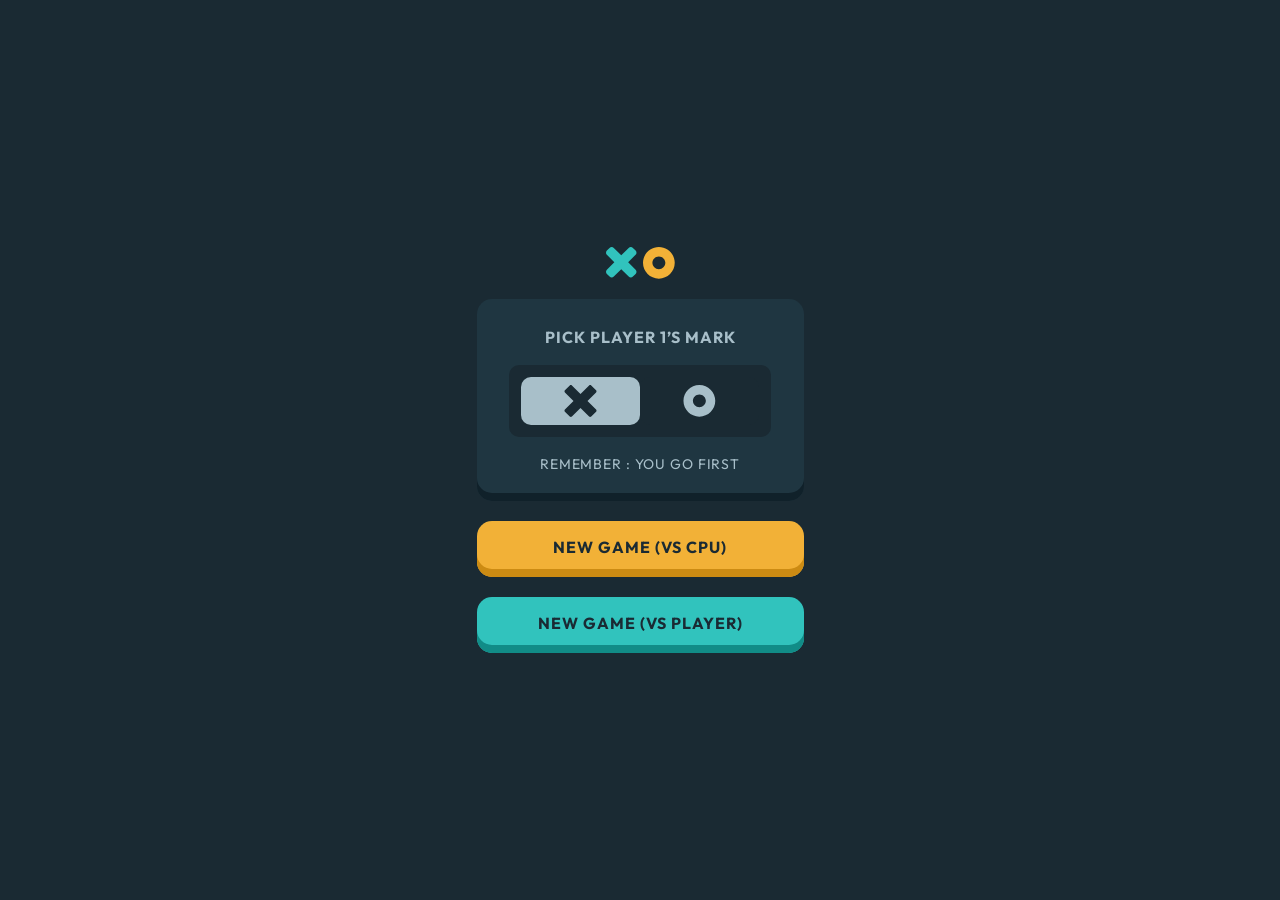
<file: index.html>
<!doctype html>
<html lang="en">
	<head>
		<meta charset="UTF-8" />
		<meta name="viewport" content="width=device-width, initial-scale=1.0" />
		<link rel="preconnect" href="https://fonts.googleapis.com" />
		<link rel="preconnect" href="https://fonts.gstatic.com" crossorigin />
		<link
			href="https://fonts.googleapis.com/css2?family=Caveat:wght@400..700&family=DM+Sans:ital,opsz,wght@0,9..40,100..1000;1,9..40,100..1000&family=Figtree:ital,wght@0,300..900;1,300..900&family=Inter:ital,opsz,wght@0,14..32,100..900;1,14..32,100..900&family=Noto+Sans+JP:wght@100..900&family=Outfit:wght@100..900&family=Poppins:ital,wght@0,100;0,200;0,300;0,400;0,500;0,600;0,700;0,800;0,900;1,100;1,200;1,300;1,400;1,500;1,600;1,700;1,800;1,900&family=Red+Hat+Text:ital,wght@0,300..700;1,300..700&family=Roboto:ital,wght@0,100..900;1,100..900&family=Rubik:ital,wght@0,300..900;1,300..900&family=Young+Serif&display=swap"
			rel="stylesheet"
		/>
		<link rel="stylesheet" href="css/normalize.css" />
		<link rel="stylesheet" href="css/reset.css" />
		<link rel="stylesheet" href="css/main.css" />
		<link rel="stylesheet" href="css/home.css" />

		<title>Tic-tac-toe-game</title>
	</head>
	<body>
		<main>
			<article class="article-top">
				<svg
					width="31"
					height="31"
					viewBox="0 0 31 31"
					fill="none"
					xmlns="http://www.w3.org/2000/svg"
				>
					<path
						fill-rule="evenodd"
						clip-rule="evenodd"
						d="M26.9254 0.878511C25.7538 -0.293061 23.8543 -0.29306 22.6827 0.878513L15.2444 8.31685L7.80605 0.878512C6.63447 -0.293061 4.73498 -0.29306 3.5634 0.878513L0.878756 3.56316C-0.292817 4.73473 -0.292815 6.63423 0.878758 7.8058L8.31709 15.2441L0.878756 22.6825C-0.292817 23.8541 -0.292815 25.7535 0.878757 26.9251L3.56341 29.6098C4.73498 30.7813 6.63447 30.7813 7.80605 29.6098L15.2444 22.1714L22.6827 29.6098C23.8543 30.7813 25.7538 30.7813 26.9254 29.6098L29.61 26.9251C30.7816 25.7535 30.7816 23.8541 29.61 22.6825L22.1717 15.2441L29.61 7.8058C30.7816 6.63423 30.7816 4.73473 29.61 3.56316L26.9254 0.878511Z"
						fill="#31C3BD"
					/>
				</svg>
				<svg
					width="32"
					height="32"
					viewBox="0 0 32 32"
					fill="none"
					xmlns="http://www.w3.org/2000/svg"
				>
					<path
						fill-rule="evenodd"
						clip-rule="evenodd"
						d="M31.7412 15.8706C31.7412 7.10551 24.6357 0 15.8706 0C7.10551 0 0 7.10551 0 15.8706C0 24.6357 7.10551 31.7412 15.8706 31.7412C24.6357 31.7412 31.7412 24.6357 31.7412 15.8706ZM9.4048 15.8706C9.4048 12.2996 12.2996 9.4048 15.8706 9.4048C19.4416 9.4048 22.3364 12.2996 22.3364 15.8706C22.3364 19.4416 19.4416 22.3364 15.8706 22.3364C12.2996 22.3364 9.4048 19.4416 9.4048 15.8706Z"
						fill="#F2B137"
					/>
				</svg>
			</article>
			<form class="form-pick-player">
				<article class="article-pick-player">
					<h3>PICK PLAYER 1’S MARK</h3>
					<div class="radios">
						<input
							type="radio"
							name="radios"
							id="croix"
							value="croix"
							checked
						/>
						<input
							type="radio"
							name="radios"
							id="rond"
							value="rond"
						/>
					</div>
					<p>REMEMBER : YOU GO FIRST</p>
				</article>
				<article class="article-select-game">
					<button type="submit" class="game-mode" value="cpu">
						NEW GAME (VS CPU)
					</button>
					<button type="submit" class="game-mode" value="player">
						NEW GAME (VS PLAYER)
					</button>
				</article>
			</form>
		</main>
		<script src="app.js"></script>
	</body>
</html>
</file>
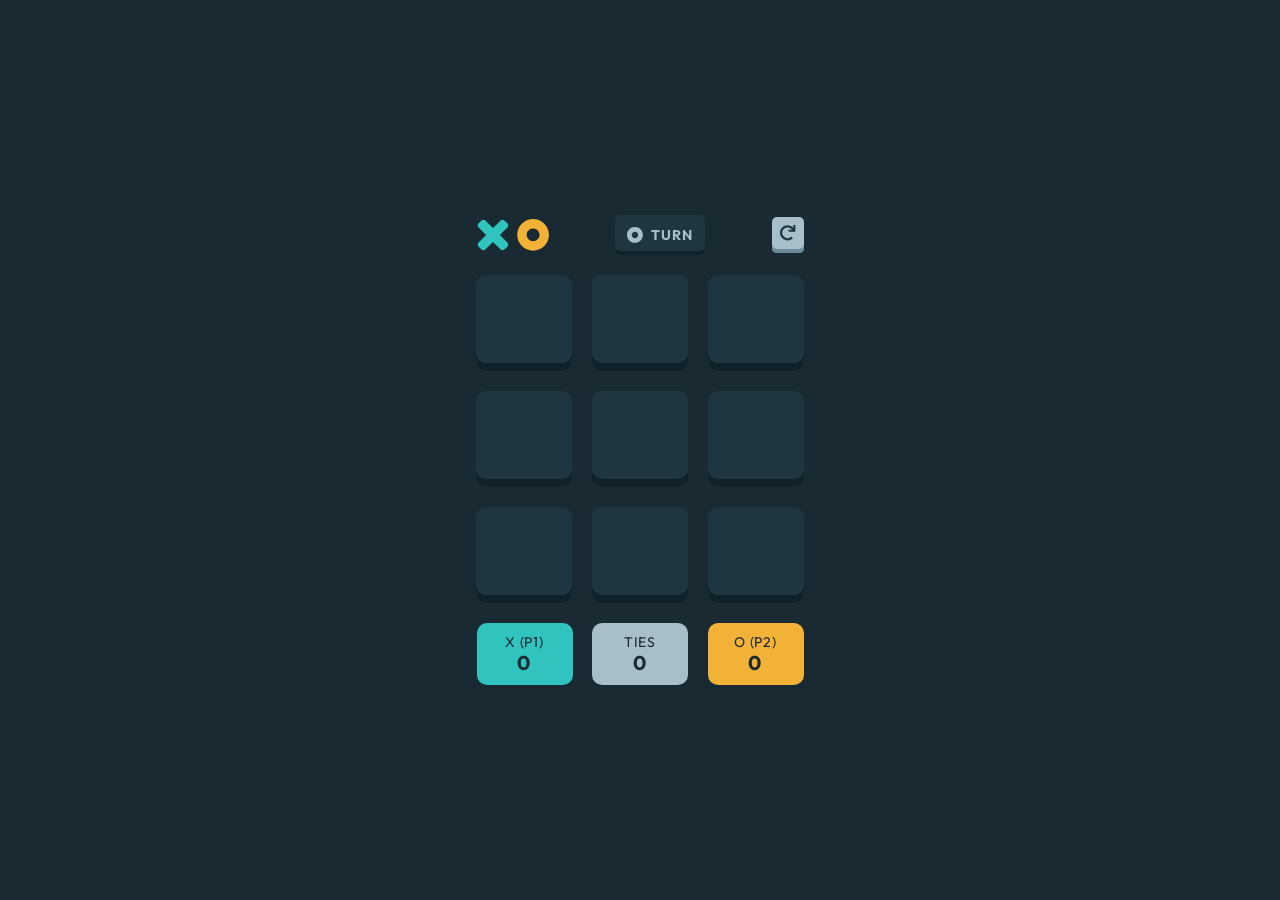
<file: gamemulti.html>
<!doctype html>
<html lang="en">
	<head>
		<meta charset="UTF-8" />
		<meta name="viewport" content="width=device-width, initial-scale=1.0" />
		<link rel="preconnect" href="https://fonts.googleapis.com" />
		<link rel="preconnect" href="https://fonts.gstatic.com" crossorigin />
		<link
			href="https://fonts.googleapis.com/css2?family=Caveat:wght@400..700&family=DM+Sans:ital,opsz,wght@0,9..40,100..1000;1,9..40,100..1000&family=Figtree:ital,wght@0,300..900;1,300..900&family=Inter:ital,opsz,wght@0,14..32,100..900;1,14..32,100..900&family=Noto+Sans+JP:wght@100..900&family=Outfit:wght@100..900&family=Poppins:ital,wght@0,100;0,200;0,300;0,400;0,500;0,600;0,700;0,800;0,900;1,100;1,200;1,300;1,400;1,500;1,600;1,700;1,800;1,900&family=Red+Hat+Text:ital,wght@0,300..700;1,300..700&family=Roboto:ital,wght@0,100..900;1,100..900&family=Rubik:ital,wght@0,300..900;1,300..900&family=Young+Serif&display=swap"
			rel="stylesheet"
		/>
		<link rel="stylesheet" href="css/normalize.css" />
		<link rel="stylesheet" href="css/reset.css" />
		<link rel="stylesheet" href="css/main.css" />
		<link rel="stylesheet" href="css/gamemulti.css" />
		<title>GameSolo</title>
	</head>
	<body>
		<main>
			<article class="article-top">
				<svg
					width="72"
					height="32"
					viewBox="0 0 72 32"
					fill="none"
					xmlns="http://www.w3.org/2000/svg"
				>
					<path
						fill-rule="evenodd"
						clip-rule="evenodd"
						d="M27.681 1.63437C26.5094 0.462798 24.6099 0.4628 23.4383 1.63437L16 9.07271L8.56166 1.63437C7.39009 0.462798 5.49059 0.4628 4.31902 1.63437L1.63437 4.31902C0.462799 5.49059 0.462801 7.39009 1.63437 8.56166L9.07271 16L1.63437 23.4383C0.462798 24.6099 0.4628 26.5094 1.63437 27.681L4.31902 30.3656C5.49059 31.5372 7.39009 31.5372 8.56166 30.3656L16 22.9273L23.4383 30.3656C24.6099 31.5372 26.5094 31.5372 27.681 30.3656L30.3656 27.681C31.5372 26.5094 31.5372 24.6099 30.3656 23.4383L22.9273 16L30.3656 8.56166C31.5372 7.39009 31.5372 5.49059 30.3656 4.31902L27.681 1.63437Z"
						fill="#31C3BD"
					/>
					<path
						fill-rule="evenodd"
						clip-rule="evenodd"
						d="M71.9704 15.8706C71.9704 7.10551 64.8649 0 56.0998 0C47.3348 0 40.2292 7.10551 40.2292 15.8706C40.2292 24.6357 47.3348 31.7412 56.0998 31.7412C64.8649 31.7412 71.9704 24.6357 71.9704 15.8706ZM49.634 15.8706C49.634 12.2996 52.5289 9.4048 56.0998 9.4048C59.6708 9.4048 62.5656 12.2996 62.5656 15.8706C62.5656 19.4416 59.6708 22.3364 56.0998 22.3364C52.5289 22.3364 49.634 19.4416 49.634 15.8706Z"
						fill="#F2B137"
					/>
				</svg>
				<div class="turn">
					<div id="turnlogocontainer"></div>
					<p>TURN</p>
				</div>
				<button id="retry">
					<svg
						width="16"
						height="16"
						viewBox="0 0 16 16"
						fill="none"
						xmlns="http://www.w3.org/2000/svg"
					>
						<path
							d="M15.0185 2.12187e-07H13.5723C13.3701 -0.000215172 13.2061 0.163569 13.2058 0.365877C13.2058 0.371815 13.206 0.377754 13.2062 0.383692L13.3283 2.90994C11.8923 1.21674 9.78449 0.241754 7.56526 0.244185C3.39643 0.244215 -0.00304411 3.64864 2.04557e-06 7.82021C0.0030482 11.9985 3.38911 15.3846 7.56526 15.3846C9.43858 15.3873 11.2458 14.6918 12.6346 13.4337C12.7852 13.2988 12.7981 13.0673 12.6632 12.9165C12.6587 12.9114 12.654 12.9065 12.6492 12.9017L11.6121 11.8638C11.4758 11.7276 11.2574 11.7202 11.1124 11.847C8.88621 13.8069 5.49375 13.5899 3.53511 11.3622C1.57646 9.13458 1.79339 5.7399 4.01957 3.78C6.24575 1.82009 9.63821 2.03714 11.5969 4.2648C11.7504 4.43941 11.8924 4.62381 12.0221 4.81683L8.92489 4.66818C8.72295 4.65858 8.55144 4.81458 8.54184 5.01667C8.54157 5.02261 8.54141 5.02855 8.54144 5.03449V6.48169C8.54144 6.684 8.70532 6.848 8.90751 6.848H15.0186C15.2208 6.848 15.3846 6.684 15.3846 6.48169V0.366308C15.3846 0.164 15.2207 2.12187e-07 15.0185 2.12187e-07Z"
							fill="#1F3641"
						/>
					</svg>
				</button>
			</article>
			<article id="board">
				<button class="board-btn" id="1-btn"></button>
				<button class="board-btn" id="2-btn"></button>
				<button class="board-btn" id="3-btn"></button>
				<button class="board-btn" id="4-btn"></button>
				<button class="board-btn" id="5-btn"></button>
				<button class="board-btn" id="6-btn"></button>
				<button class="board-btn" id="7-btn"></button>
				<button class="board-btn" id="8-btn"></button>
				<button class="board-btn" id="9-btn"></button>
			</article>
			<dialog id="dialog1">
				<article class="dialogarticle">
					<p>PLAYER <span id="winNumber"></span>WINS</p>
					<div class="dialogrow">
						<div class="dialogrowlogo"></div>
						<h2 class="victoryh2">TAKES THE ROUND</h2>
					</div>
					<div class="dialogrow">
						<button id="quit" class="game-mode">QUIT</button>
						<button id="nextround" class="game-mode">
							NEXT ROUND
						</button>
					</div>
				</article>
			</dialog>
			<article class="bottom">
				<div class="data">
					<p class="points">X (<span id="player">P1</span>)</p>
					<h2>0</h2>
				</div>
				<div class="data">
					<p class="points">TIES</p>
					<h2>0</h2>
				</div>
				<div class="data">
					<p class="points">O (<span id="player">P2</span>)</p>
					<h2>0</h2>
				</div>
			</article>
		</main>
		<script src="gamemulti.js"></script>
	</body>
</html>
</file>
<file: css/main.css>
*,
*:after,
*:before {
	-webkit-box-sizing: border-box;
	-moz-box-sizing: border-box;
	box-sizing: border-box;
	font-family: "Outfit";
}
:root {
	--darknavy: #1a2a33;
	--semidarknavy: #1f3641;
	--silver: #a8bfc9;
	--silverhover: #dbe8ed;
	--lightblue: #31c3bd;
	--lightbluehover: #65e9e4;
	--lightyellow: #f2b137;
	--lightyellowhover: #ffc860;
}
body {
	background-color: var(--darknavy);
	height: 100vh;
	display: flex;
}
.game-mode {
	width: 100%;
	padding: 8px 0px;

	border: 0px;
	border-radius: 15px;
	height: 56px;
	display: flex;
	justify-content: center;
	align-items: center;
	padding-bottom: 12px;
	color: var(--darknavy);
	font-weight: 700;
	font-size: 16px;
	letter-spacing: 1px;
	text-align: center;
	text-decoration: none;
}
</file>
<file: css/home.css>
body {
	justify-content: center;
	align-items: center;
}
main {
	display: flex;
	flex-direction: column;
	align-items: center;
	width: 327px;
	gap: 20px;
}
.article-top {
	display: flex;
	gap: 6px;
}
.form-pick-player {
	display: flex;
	flex-direction: column;
	align-items: center;
	width: 100%;
	gap: 20px;
}
.article-pick-player {
	display: flex;
	flex-direction: column;
	padding: 30px 0px;
	gap: 20px;
	align-items: center;
	background-color: var(--semidarknavy);
	border-radius: 15px;
	box-shadow: 0px -8px 0px 0px #10212a inset;
	width: 100%;
}

h3 {
	color: var(--silver);
	font-weight: 700;
	font-size: 16px;
	letter-spacing: 1px;
	text-align: center;
}
.radios {
	background-color: var(--darknavy);
	border-radius: 10px;
	padding: 12px;
	width: 80%;
	height: 72px;
	display: flex;
	justify-self: center;
	justify-content: space-evenly;
}
input[type="radio"] {
	-webkit-appearance: none;
	-moz-appearance: none;
	-ms-appearance: none;
	width: 50%;
	border-radius: 10px;
	padding: 8px;
}
#croix {
	content: url(../assets/croix-silver.svg);
	background-color: var(--darknavy);
}
#croix:checked {
	content: url(../assets/croix-navy.svg);
	background-color: var(--silver);
}
#rond {
	content: url(../assets/rond-silver.svg);
	background-color: var(--darknavy);
}
#rond:checked {
	content: url(../assets/rond-navy.svg);
	background-color: var(--silver);
}
p {
	font-weight: 400;
	font-size: 14px;
	letter-spacing: 0.88px;
	text-align: center;
	color: var(--silver);
}
.article-select-game {
	display: flex;
	flex-direction: column;
	gap: 20px;
	width: 100%;
}
.article-select-game button:nth-child(1) {
	background-color: var(--lightyellow);
	box-shadow: 0px -8px 0px 0px #cc8b13 inset;
	width: 100%;
}
.article-select-game button:nth-child(2) {
	background-color: var(--lightblue);
	box-shadow: 0px -8px 0px 0px #118c87 inset;
	width: 100%;
}
</file>
<file: css/gamemulti.css>
body {
	justify-content: center;
	align-items: center;
}
main {
	display: flex;
	flex-direction: column;
	align-items: center;
	width: 327px;
	gap: 20px;
}
.article-top {
	display: flex;
	justify-content: space-between;
	align-items: center;
	width: 100%;
}
.turn {
	display: flex;
	gap: 8px;
	padding: 12px;
	box-shadow: 0px -4px 0px 0px #10212a inset;
	background-color: var(--semidarknavy);
	align-items: center;
	border-radius: 5px;
}
.turn *:nth-child(1) {
	width: 16px;
	height: 16px;
}
p {
	font-weight: 700;
	font-size: 14px;
	letter-spacing: 0.88px;
	text-align: center;
	color: var(--silver);
}
#retry {
	box-shadow: 0px -4px 0px 0px #6b8997 inset;
	background-color: var(--silver);
	padding: 8px;
	border: 0px;
	border-radius: 5px;
}
#board {
	display: grid;
	grid-template-columns: 96px 96px 96px;
	grid-auto-rows: 1fr 1fr 1fr;
	gap: 20px;
}
.board-btn {
	box-shadow: 0px -8px 0px 0px #10212a inset;
	background-color: var(--semidarknavy);
	width: 96px;
	height: 96px;
	border: 0px;
	border-radius: 10px;
	display: flex;
	justify-content: center;
	align-items: center;
	padding-bottom: 8px;
}
.bottom {
	display: flex;
	justify-content: space-between;
	align-items: center;
	width: 100%;
}
.data {
	padding: 12px;
	display: flex;
	flex-direction: column;
	gap: 4px;
	width: 96px;
	border-radius: 10px;
}
.bottom div:nth-child(1) {
	background-color: var(--lightblue);
}
.bottom div:nth-child(2) {
	background-color: var(--silver);
}
.bottom div:nth-child(3) {
	background-color: var(--lightyellow);
}
.points {
	font-weight: 400;
	font-size: 14px;
	letter-spacing: 0.88px;
	text-align: center;
	color: var(--darknavy);
}
h2 {
	font-weight: 700;
	font-size: 20px;
	letter-spacing: 1.25px;
	text-align: center;
	color: var(--darknavy);
}
.turnLogo {
	width: 16px;
	height: 16px;
	object-fit: center / cover;
}
.pawn-cross {
	content: url(../assets/croix.svg);
	width: 80%;
}
.pawn-round {
	content: url(../assets/rond.svg);
	width: 80%;
}
.victoryh2 {
	font-weight: 700;
	font-size: 24px;
	letter-spacing: 1.5px;
}
.colorh2yellow {
	color: var(--lightyellow);
}
.colorh2yellow {
	color: var(--lightblue);
}
dialog {
	width: 100vw;
}
.dialogrow {
	display: flex;
	gap: 8px;
}
#quit {
	background-color: var(--silver);
	box-shadow: 0px -4px 0px 0px #6b8997 inset;
	width: max-content;
	padding: 6px 16px;
}
#nextround {
	background-color: var(--lightyellow);
	box-shadow: 0px -4px 0px 0px #cc8b13 inset;
	width: max-content;
	padding: 6px 16px;
}
.dialogarticle {
	display: flex;
	flex-direction: column;
	gap: 30px;
	padding: 12px 0px;
	background-color: var(--darknavy);
	align-items: center;
}
</file>
